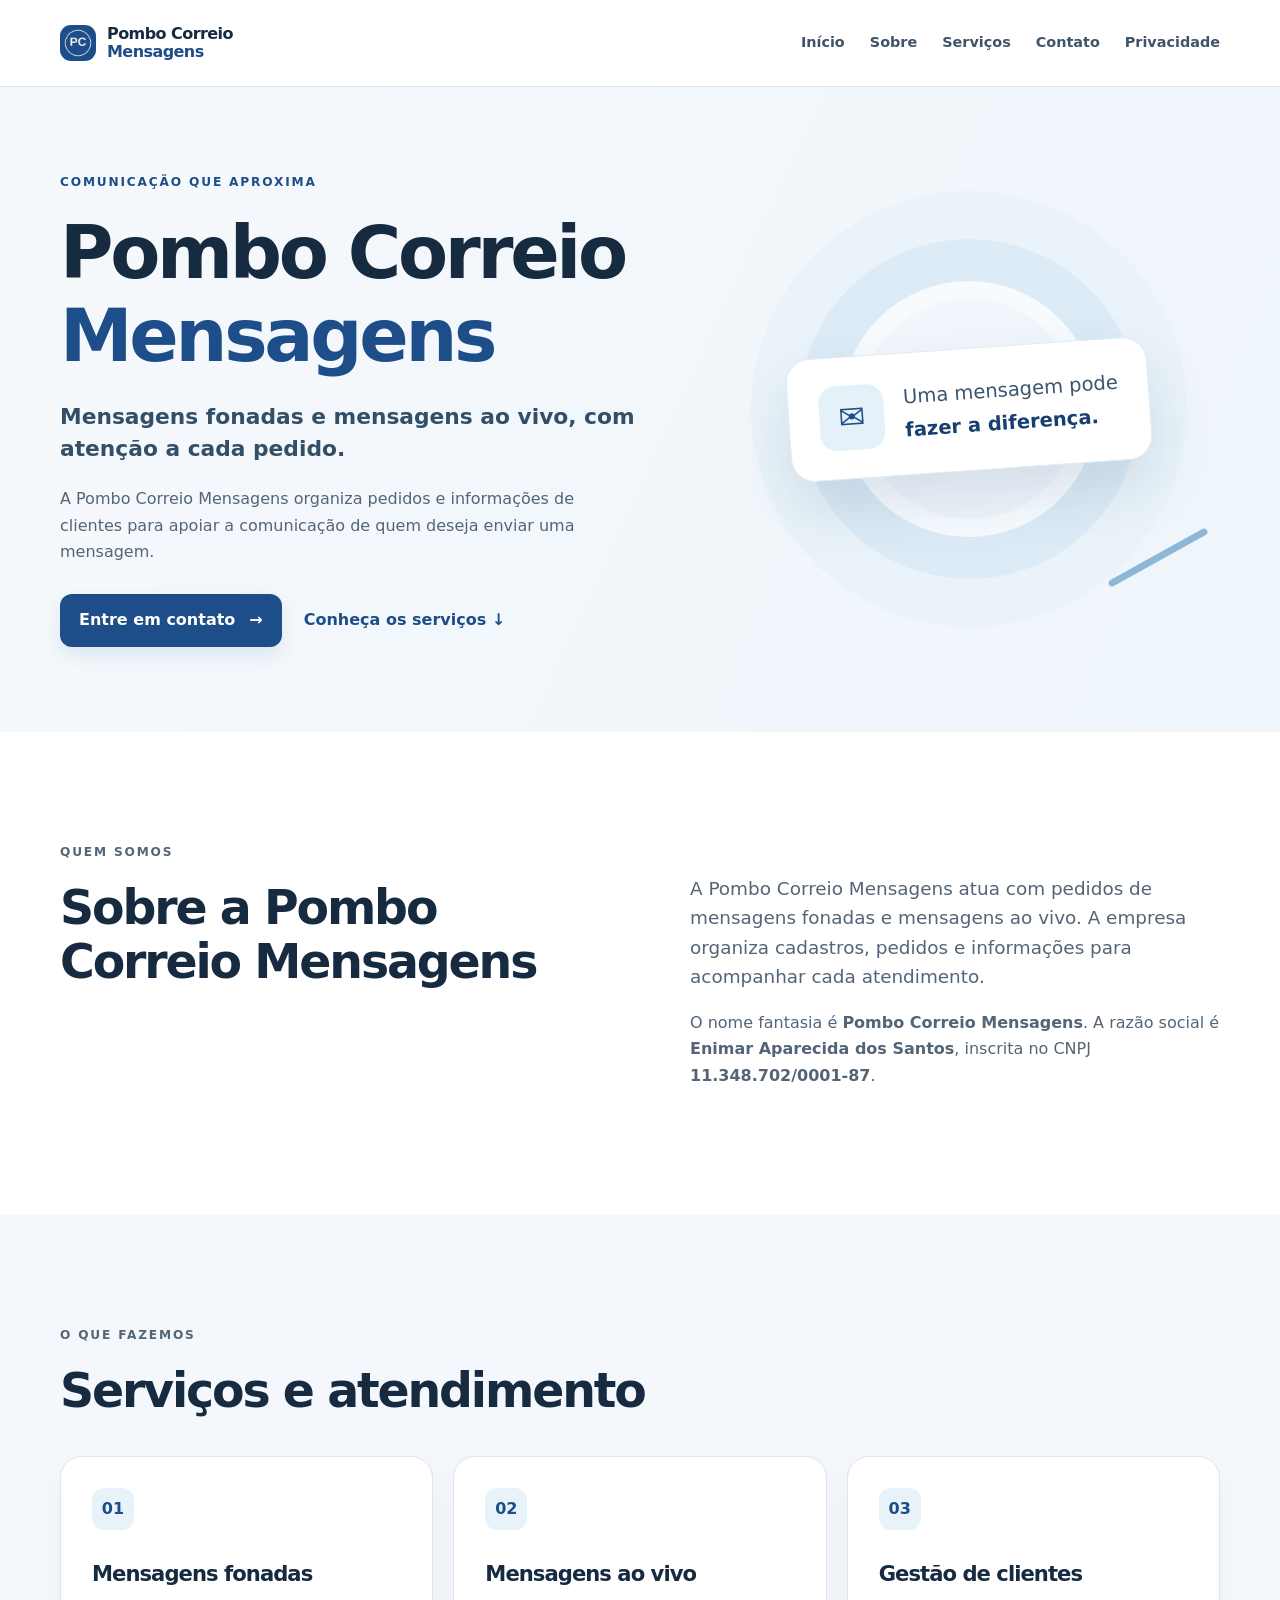
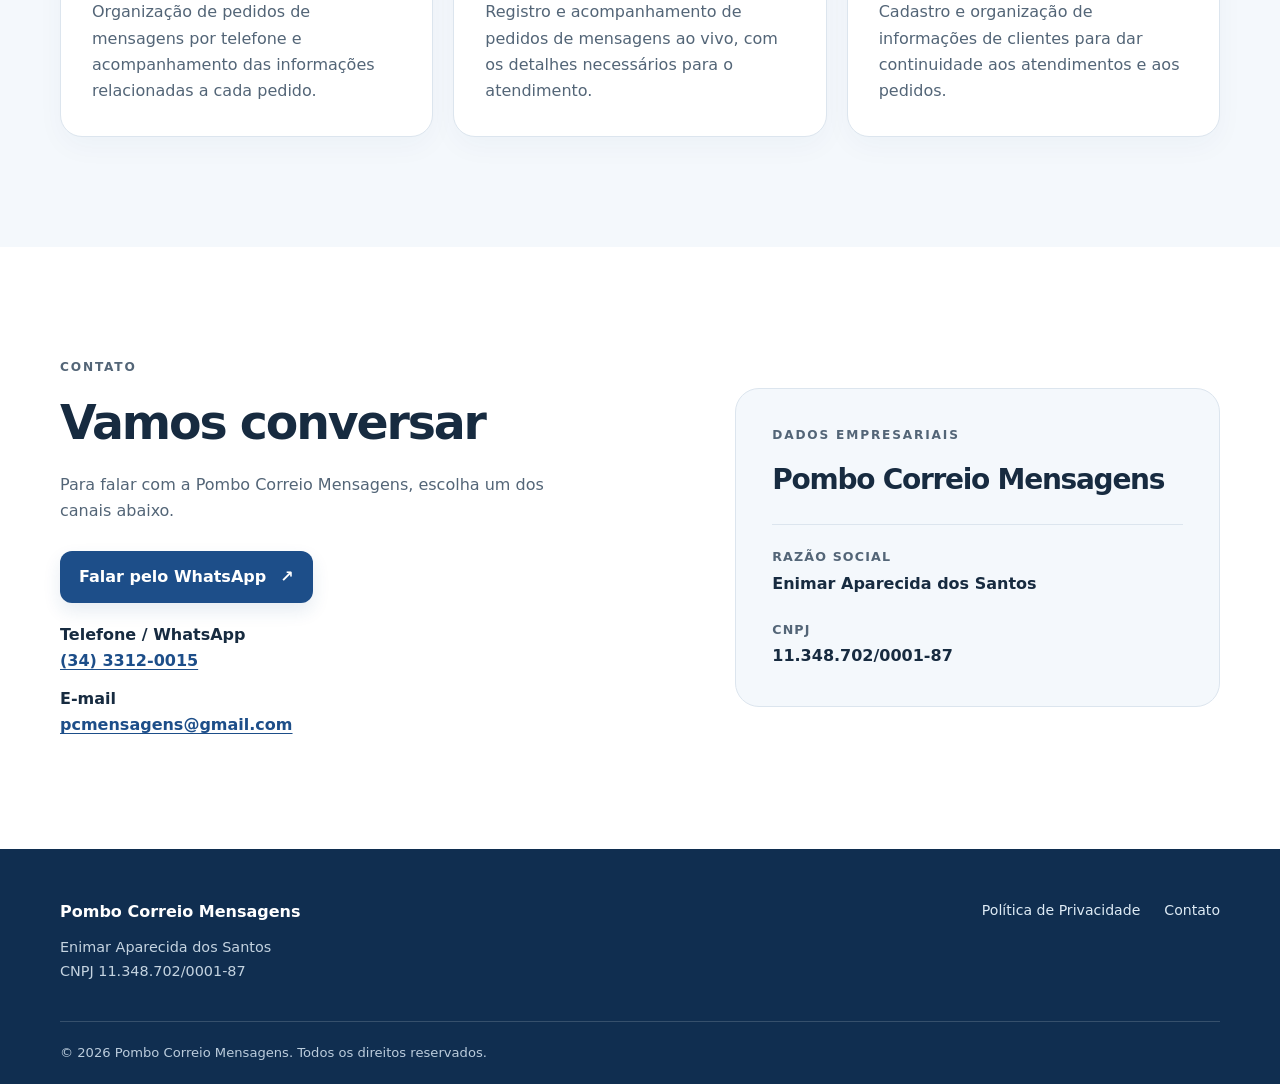
<file: index.html>
<!doctype html>
<html lang="pt-BR">
<head>
  <meta charset="utf-8">
  <meta name="viewport" content="width=device-width, initial-scale=1">
  <meta name="theme-color" content="#173f70">
  <title>Pombo Correio Mensagens | Comunicação e gestão de clientes</title>
  <meta name="description" content="Conheça a Pombo Correio Mensagens, empresa de mensagens fonadas e mensagens ao vivo. Informações institucionais, serviços e dados empresariais.">
  <link rel="canonical" href="https://empresa.pombocorreio.shop/">
  <link rel="icon" type="image/png" href="/favicon.png">
  <link rel="stylesheet" href="/style.css">
  <meta property="og:type" content="website">
  <meta property="og:locale" content="pt_BR">
  <meta property="og:site_name" content="Pombo Correio Mensagens">
  <meta property="og:title" content="Pombo Correio Mensagens">
  <meta property="og:description" content="Mensagens fonadas e mensagens ao vivo, com organização do atendimento e dos pedidos.">
  <meta property="og:url" content="https://empresa.pombocorreio.shop/">
</head>
<body>
  <a class="skip" href="#conteudo">Ir para o conteúdo</a>
  <header class="site-header">
    <div class="wrap header-inner">
      <a class="brand" href="/" aria-label="Pombo Correio Mensagens, início"><img src="/favicon.png" width="36" height="36" alt=""><span>Pombo Correio <strong>Mensagens</strong></span></a>
      <nav aria-label="Navegação principal"><a href="#inicio">Início</a><a href="#sobre">Sobre</a><a href="#servicos">Serviços</a><a href="#contato">Contato</a><a href="/privacidade">Privacidade</a></nav>
    </div>
  </header>
  <main id="conteudo">
    <section class="hero" id="inicio"><div class="wrap hero-grid"><div><p class="eyebrow">Comunicação que aproxima</p><h1>Pombo Correio <em>Mensagens</em></h1><p class="lead">Mensagens fonadas e mensagens ao vivo, com atenção a cada pedido.</p><p class="hero-copy">A Pombo Correio Mensagens organiza pedidos e informações de clientes para apoiar a comunicação de quem deseja enviar uma mensagem.</p><div class="actions"><a class="button" href="#contato">Entre em contato <span aria-hidden="true">→</span></a><a class="text-link" href="#servicos">Conheça os serviços <span aria-hidden="true">↓</span></a></div></div><div class="hero-art" aria-hidden="true"><div class="art-ring"></div><div class="art-card"><span class="art-icon">✉</span><span>Uma mensagem pode<br><strong>fazer a diferença.</strong></span></div><div class="art-line"></div></div></div></section>
    <section class="section" id="sobre"><div class="wrap split"><div><p class="eyebrow">Quem somos</p><h2>Sobre a Pombo Correio Mensagens</h2></div><div><p class="section-intro">A Pombo Correio Mensagens atua com pedidos de mensagens fonadas e mensagens ao vivo. A empresa organiza cadastros, pedidos e informações para acompanhar cada atendimento.</p><p>O nome fantasia é <strong>Pombo Correio Mensagens</strong>. A razão social é <strong>Enimar Aparecida dos Santos</strong>, inscrita no CNPJ <strong>11.348.702/0001-87</strong>.</p></div></div></section>
    <section class="section services" id="servicos"><div class="wrap"><p class="eyebrow">O que fazemos</p><h2>Serviços e atendimento</h2><div class="cards"><article class="card"><span class="card-number">01</span><h3>Mensagens fonadas</h3><p>Organização de pedidos de mensagens por telefone e acompanhamento das informações relacionadas a cada pedido.</p></article><article class="card"><span class="card-number">02</span><h3>Mensagens ao vivo</h3><p>Registro e acompanhamento de pedidos de mensagens ao vivo, com os detalhes necessários para o atendimento.</p></article><article class="card"><span class="card-number">03</span><h3>Gestão de clientes</h3><p>Cadastro e organização de informações de clientes para dar continuidade aos atendimentos e aos pedidos.</p></article></div></div></section>
    <section class="section contact" id="contato"><div class="wrap contact-grid"><div><p class="eyebrow">Contato</p><h2>Vamos conversar</h2><p>Para falar com a Pombo Correio Mensagens, escolha um dos canais abaixo.</p><div class="contact-methods"><a class="button" href="https://wa.me/553433120015">Falar pelo WhatsApp <span aria-hidden="true">↗</span></a><p><strong>Telefone / WhatsApp</strong><br><a href="tel:+553433120015">(34) 3312-0015</a></p><p><strong>E-mail</strong><br><a href="mailto:pcmensagens@gmail.com">pcmensagens@gmail.com</a></p></div></div><aside class="company-card" aria-label="Dados empresariais"><p class="eyebrow">Dados empresariais</p><h3>Pombo Correio Mensagens</h3><dl><dt>Razão social</dt><dd>Enimar Aparecida dos Santos</dd><dt>CNPJ</dt><dd>11.348.702/0001-87</dd></dl></aside></div></section>
  </main>
  <footer><div class="wrap footer-grid"><div><strong>Pombo Correio Mensagens</strong><p>Enimar Aparecida dos Santos<br>CNPJ 11.348.702/0001-87</p></div><div class="footer-links"><a href="/privacidade">Política de Privacidade</a><a href="#contato">Contato</a></div></div><div class="wrap copyright">© 2026 Pombo Correio Mensagens. Todos os direitos reservados.</div></footer>
</body>
</html>
</file>
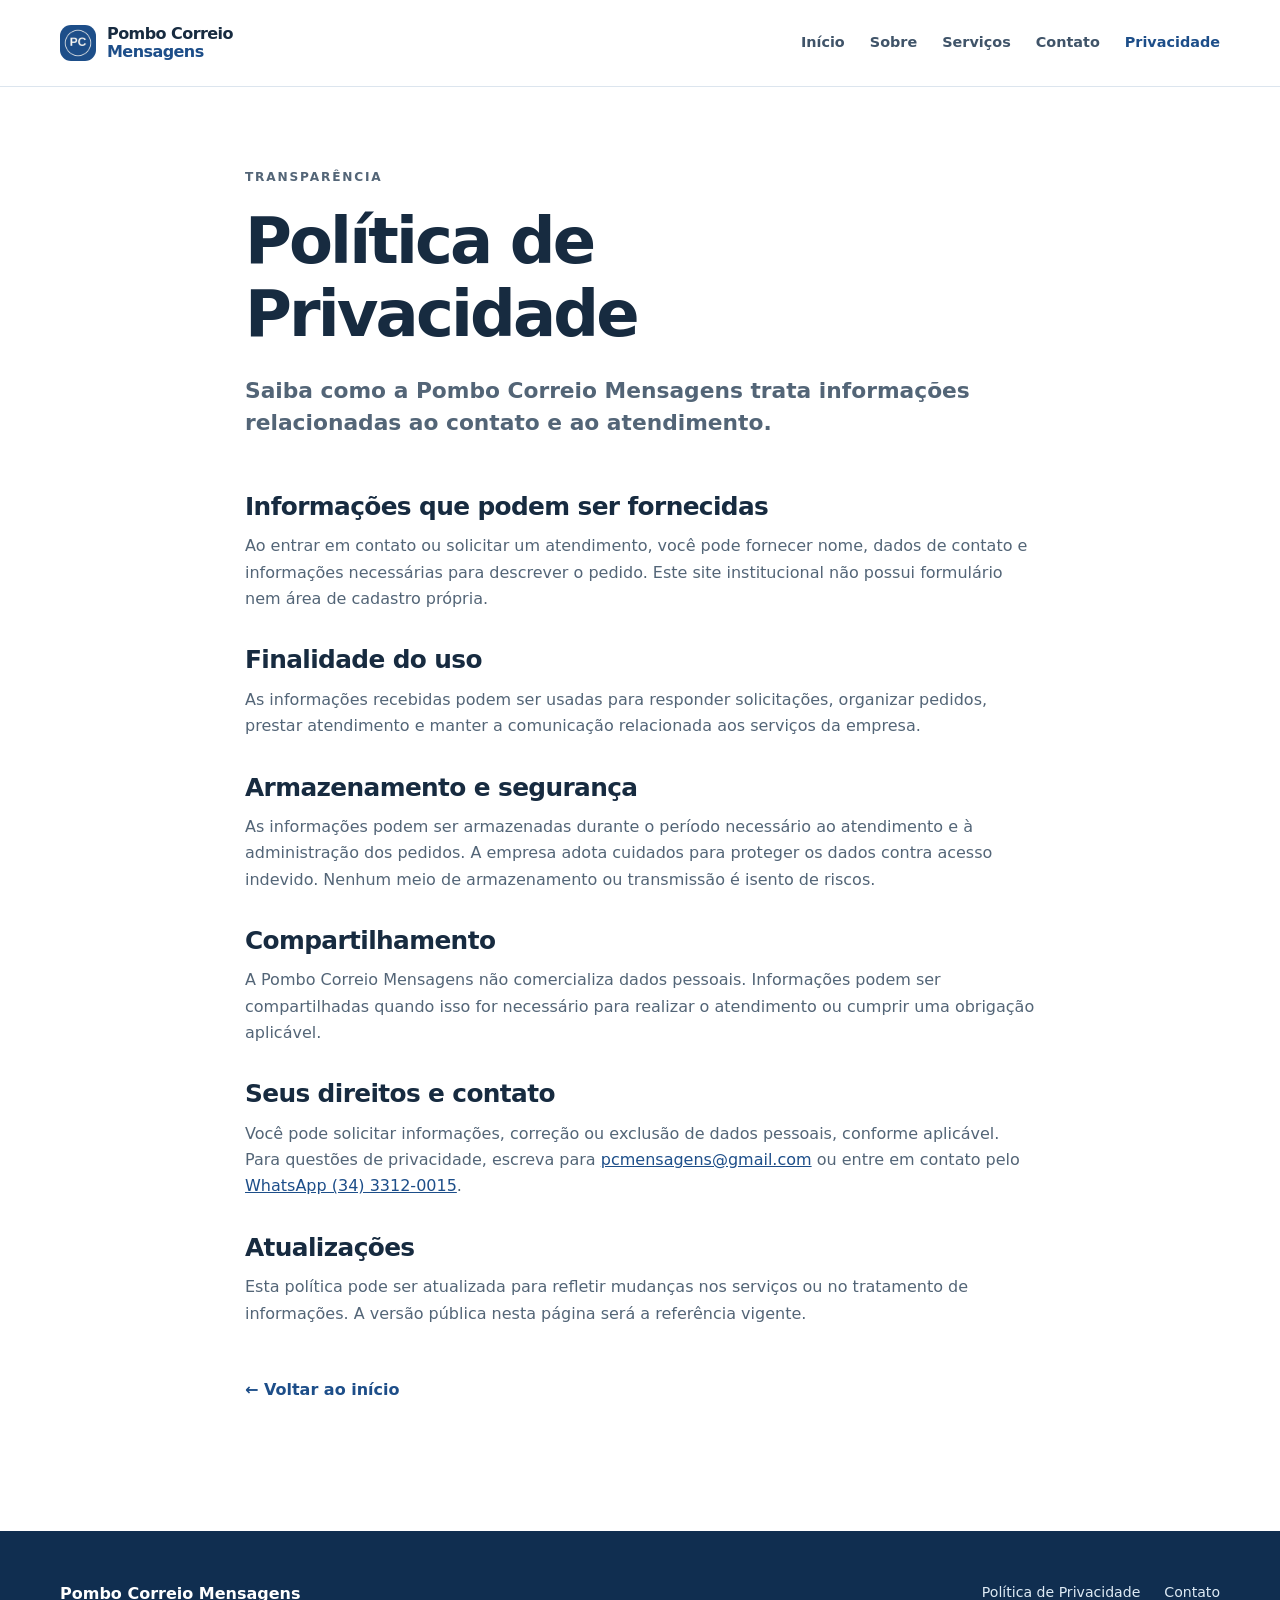
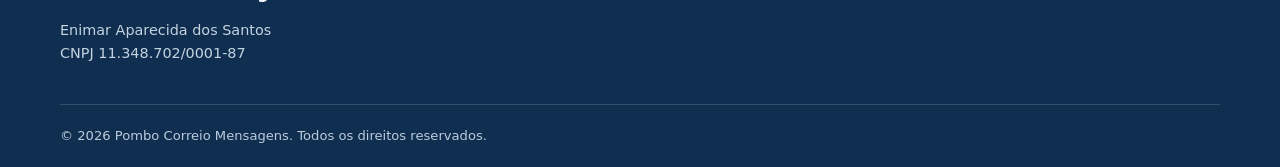
<file: privacidade/index.html>
<!doctype html>
<html lang="pt-BR"><head><meta charset="utf-8"><meta name="viewport" content="width=device-width, initial-scale=1"><meta name="theme-color" content="#173f70"><title>Política de Privacidade | Pombo Correio Mensagens</title><meta name="description" content="Política de Privacidade da Pombo Correio Mensagens."><link rel="canonical" href="https://empresa.pombocorreio.shop/privacidade/"><link rel="icon" type="image/png" href="/favicon.png"><link rel="stylesheet" href="/style.css"><meta property="og:type" content="website"><meta property="og:locale" content="pt_BR"><meta property="og:title" content="Política de Privacidade | Pombo Correio Mensagens"><meta property="og:url" content="https://empresa.pombocorreio.shop/privacidade/"></head><body><a class="skip" href="#conteudo">Ir para o conteúdo</a><header class="site-header"><div class="wrap header-inner"><a class="brand" href="/"><img src="/favicon.png" width="36" height="36" alt=""><span>Pombo Correio <strong>Mensagens</strong></span></a><nav aria-label="Navegação principal"><a href="/">Início</a><a href="/#sobre">Sobre</a><a href="/#servicos">Serviços</a><a href="/#contato">Contato</a><a href="/privacidade" aria-current="page">Privacidade</a></nav></div></header><main id="conteudo" class="policy"><div class="wrap narrow"><p class="eyebrow">Transparência</p><h1>Política de Privacidade</h1><p class="lead">Saiba como a Pombo Correio Mensagens trata informações relacionadas ao contato e ao atendimento.</p><h2>Informações que podem ser fornecidas</h2><p>Ao entrar em contato ou solicitar um atendimento, você pode fornecer nome, dados de contato e informações necessárias para descrever o pedido. Este site institucional não possui formulário nem área de cadastro própria.</p><h2>Finalidade do uso</h2><p>As informações recebidas podem ser usadas para responder solicitações, organizar pedidos, prestar atendimento e manter a comunicação relacionada aos serviços da empresa.</p><h2>Armazenamento e segurança</h2><p>As informações podem ser armazenadas durante o período necessário ao atendimento e à administração dos pedidos. A empresa adota cuidados para proteger os dados contra acesso indevido. Nenhum meio de armazenamento ou transmissão é isento de riscos.</p><h2>Compartilhamento</h2><p>A Pombo Correio Mensagens não comercializa dados pessoais. Informações podem ser compartilhadas quando isso for necessário para realizar o atendimento ou cumprir uma obrigação aplicável.</p><h2>Seus direitos e contato</h2><p>Você pode solicitar informações, correção ou exclusão de dados pessoais, conforme aplicável. Para questões de privacidade, escreva para <a href="mailto:pcmensagens@gmail.com">pcmensagens@gmail.com</a> ou entre em contato pelo <a href="https://wa.me/553433120015">WhatsApp (34) 3312-0015</a>.</p><h2>Atualizações</h2><p>Esta política pode ser atualizada para refletir mudanças nos serviços ou no tratamento de informações. A versão pública nesta página será a referência vigente.</p><p class="policy-back"><a class="text-link" href="/">← Voltar ao início</a></p></div></main><footer><div class="wrap footer-grid"><div><strong>Pombo Correio Mensagens</strong><p>Enimar Aparecida dos Santos<br>CNPJ 11.348.702/0001-87</p></div><div class="footer-links"><a href="/privacidade">Política de Privacidade</a><a href="/#contato">Contato</a></div></div><div class="wrap copyright">© 2026 Pombo Correio Mensagens. Todos os direitos reservados.</div></footer></body></html>
</file>
<file: style.css>
:root{--blue:#1d4e89;--deep:#173f70;--ink:#172b40;--muted:#536577;--line:#dce5ee;--paper:#fff;--soft:#f4f8fc;--accent:#d6e8f5}*{box-sizing:border-box}html{scroll-behavior:smooth}body{margin:0;color:var(--ink);background:var(--paper);font-family:Inter,ui-sans-serif,system-ui,-apple-system,BlinkMacSystemFont,"Segoe UI",sans-serif;line-height:1.65}a{color:inherit}a:focus-visible{outline:3px solid #e6a64b;outline-offset:4px;border-radius:4px}.skip{position:absolute;left:12px;top:-80px;background:#fff;padding:10px;z-index:9}.skip:focus{top:12px}.wrap{width:min(1160px,calc(100% - 48px));margin:auto}.site-header{background:#fff;border-bottom:1px solid var(--line)}.header-inner{display:flex;align-items:center;gap:30px;min-height:86px}.brand{display:inline-flex;align-items:center;gap:11px;text-decoration:none;line-height:1.12;font-weight:750;letter-spacing:-.035em;white-space:nowrap}.brand span{display:grid}.brand strong{color:var(--blue)}.brand img{border-radius:11px}.site-header nav{display:flex;align-items:center;gap:25px;margin-left:auto}.site-header nav a{text-decoration:none;font-size:.9rem;color:#405469;font-weight:600}.site-header nav a:hover,.site-header nav a[aria-current]{color:var(--blue)}.button{display:inline-flex;justify-content:center;align-items:center;gap:14px;border-radius:12px;background:var(--blue);padding:13px 19px;color:#fff;text-decoration:none;font-weight:700;box-shadow:0 8px 18px #1d4e891c;transition:transform .2s,background .2s}.button:hover{background:var(--deep);transform:translateY(-2px)}.button-small{padding:10px 14px;font-size:.88rem;white-space:nowrap}.hero{background:linear-gradient(115deg,#f6f9fc 0%,#eef5fb 100%);overflow:hidden}.hero-grid{min-height:580px;display:grid;grid-template-columns:1.08fr .92fr;align-items:center;gap:70px;padding-block:85px}.eyebrow{text-transform:uppercase;letter-spacing:.15em;font-size:.76rem;font-weight:800;color:var(--blue);margin:0 0 19px}h1,h2,h3,p{margin-top:0}h1,h2,h3{line-height:1.14;letter-spacing:-.045em}h1{font-size:clamp(3.1rem,5.7vw,5.5rem);max-width:680px;margin-bottom:24px}h1 em{font-style:normal;color:var(--blue)}h2{font-size:clamp(2.2rem,3.7vw,3.5rem);margin-bottom:22px}h3{font-size:1.32rem}.lead{font-size:clamp(1.2rem,1.7vw,1.5rem);font-weight:620;color:#334f68;line-height:1.45}.hero-copy,.section p,.policy p{color:var(--muted)}.hero-copy{font-size:1rem;max-width:540px}.actions{display:flex;align-items:center;flex-wrap:wrap;gap:22px;margin-top:29px}.text-link{font-weight:750;color:var(--blue);text-decoration:none}.text-link:hover{text-decoration:underline}.hero-art{height:390px;position:relative;display:grid;place-items:center}.art-ring{width:340px;height:340px;border-radius:50%;border:42px solid #dcebf6;box-shadow:0 0 0 48px #eaf3f9,inset 0 0 0 18px #f7fbfe}.art-card{position:absolute;display:flex;align-items:center;gap:20px;background:#fff;border:1px solid #e2ebf3;border-radius:24px;padding:28px 30px;box-shadow:0 28px 60px #173f7021;font-size:1.22rem;color:#3b5570;transform:rotate(-4deg)}.art-card strong{color:var(--deep)}.art-icon{display:grid;place-items:center;width:65px;height:65px;border-radius:17px;background:#e5f1f9;color:var(--blue);font-size:2rem}.art-line{position:absolute;width:112px;height:7px;background:#8cb7d7;border-radius:9px;right:6px;bottom:43px;transform:rotate(-29deg)}.section{padding-block:110px;scroll-margin-top:30px}.split{display:grid;grid-template-columns:1fr 1fr;gap:100px}.split>div:last-child{padding-top:32px}.section-intro{font-size:1.15rem;line-height:1.6}.services{background:var(--soft)}.cards{display:grid;grid-template-columns:repeat(3,1fr);gap:20px;margin-top:38px}.card{background:#fff;border:1px solid var(--line);border-radius:22px;padding:31px;box-shadow:0 10px 28px #173f7009}.card-number{display:inline-grid;place-items:center;width:42px;height:42px;border-radius:12px;background:#e8f2f9;color:var(--blue);font-weight:800;margin-bottom:32px}.card h3{margin-bottom:13px}.card p{margin-bottom:0}.contact-grid{display:grid;grid-template-columns:1fr .85fr;gap:105px;align-items:center}.contact-grid>div>p{max-width:530px}.contact-grid .button{margin-top:14px}.company-card{background:#f4f8fc;border:1px solid var(--line);border-radius:24px;padding:36px}.company-card h3{font-size:1.75rem}.company-card dl{margin:28px 0 0;border-top:1px solid var(--line)}.company-card dt{margin-top:22px;color:var(--muted);font-size:.79rem;text-transform:uppercase;letter-spacing:.09em;font-weight:750}.company-card dd{margin:3px 0 0;font-weight:700}footer{background:#102e50;color:#fff;padding-top:50px}footer p{color:#c4d3e0;font-size:.9rem;margin:11px 0 0}.footer-grid{display:flex;justify-content:space-between;gap:35px}.footer-links{display:flex;gap:24px;flex-wrap:wrap;align-content:flex-start}.footer-links a{color:#deebf5;text-decoration:none;font-size:.88rem}.footer-links a:hover{text-decoration:underline}.copyright{border-top:1px solid #ffffff29;margin-top:38px;padding-block:20px;color:#bbccdc;font-size:.82rem}.policy{padding-block:80px 110px}.narrow{max-width:790px}.policy h1{font-size:clamp(2.7rem,5vw,4.2rem)}.policy .lead{margin-bottom:55px}.policy h2{font-size:1.55rem;margin:34px 0 12px;letter-spacing:-.025em}.policy p{margin-bottom:18px}.policy a:not(.text-link){color:var(--blue)}.policy-back{margin-top:50px}@media(max-width:1000px){.header-inner{flex-wrap:wrap;padding-block:18px;gap:14px 25px}.site-header nav{order:3;width:100%;margin:0;justify-content:space-between;gap:12px}.header-login{margin-left:auto}.hero-grid{gap:30px}.art-ring{width:280px;height:280px}.art-card{padding:20px;font-size:1rem}.split,.contact-grid{gap:50px}}@media(max-width:700px){.wrap{width:min(100% - 36px,1160px)}.header-inner{min-height:0}.brand{font-size:.92rem}.brand img{width:32px;height:32px}.header-login{font-size:.76rem;padding:8px 10px}.site-header nav{overflow-x:auto;justify-content:flex-start;gap:20px;padding-bottom:2px}.site-header nav a{white-space:nowrap;font-size:.82rem}.hero-grid{grid-template-columns:1fr;padding-block:70px 55px;min-height:0}.hero-art{height:230px}.art-ring{width:200px;height:200px;border-width:24px;box-shadow:0 0 0 24px #eaf3f9}.art-card{font-size:.88rem;padding:15px;gap:12px}.art-icon{width:47px;height:47px;font-size:1.4rem}.art-line{display:none}.section{padding-block:74px}.split,.contact-grid,.cards{grid-template-columns:1fr;gap:25px}.split>div:last-child{padding-top:0}.cards{margin-top:28px}.card{padding:25px}.card-number{margin-bottom:20px}.contact-grid{gap:42px}.footer-grid{display:grid}.footer-links{gap:14px 25px}.policy{padding-block:64px 80px}}@media(max-width:390px){.header-login{width:100%;margin-left:0}.site-header nav{order:4}h1{font-size:2.65rem}.actions{align-items:flex-start;flex-direction:column}}@media(prefers-reduced-motion:reduce){html{scroll-behavior:auto}.button{transition:none}}
.contact-methods{display:grid;justify-items:start;gap:11px;margin-top:26px}.contact-methods p{margin:0}.contact-methods p strong{color:var(--ink)}.contact-methods p a{color:var(--blue);font-weight:700;text-decoration-thickness:1px;text-underline-offset:3px}.contact-methods .button{margin:0 0 8px}
</file>
